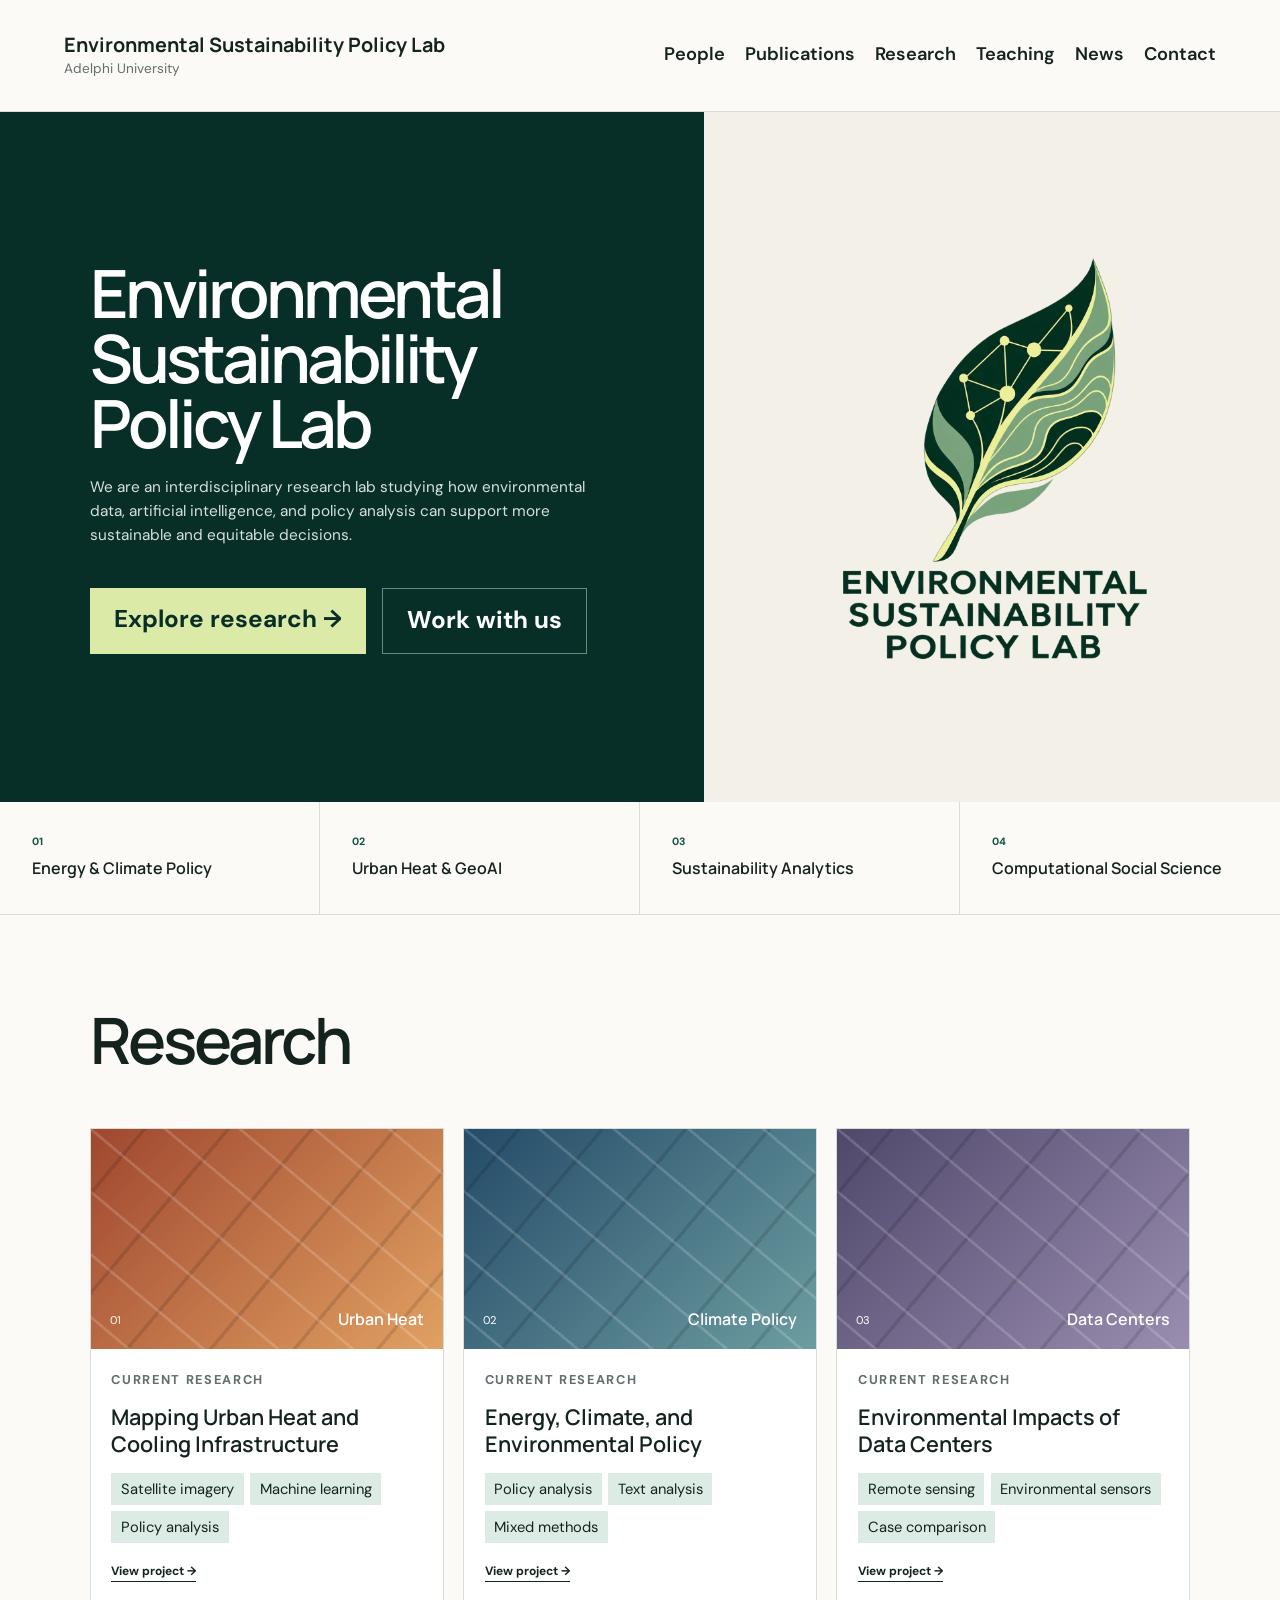
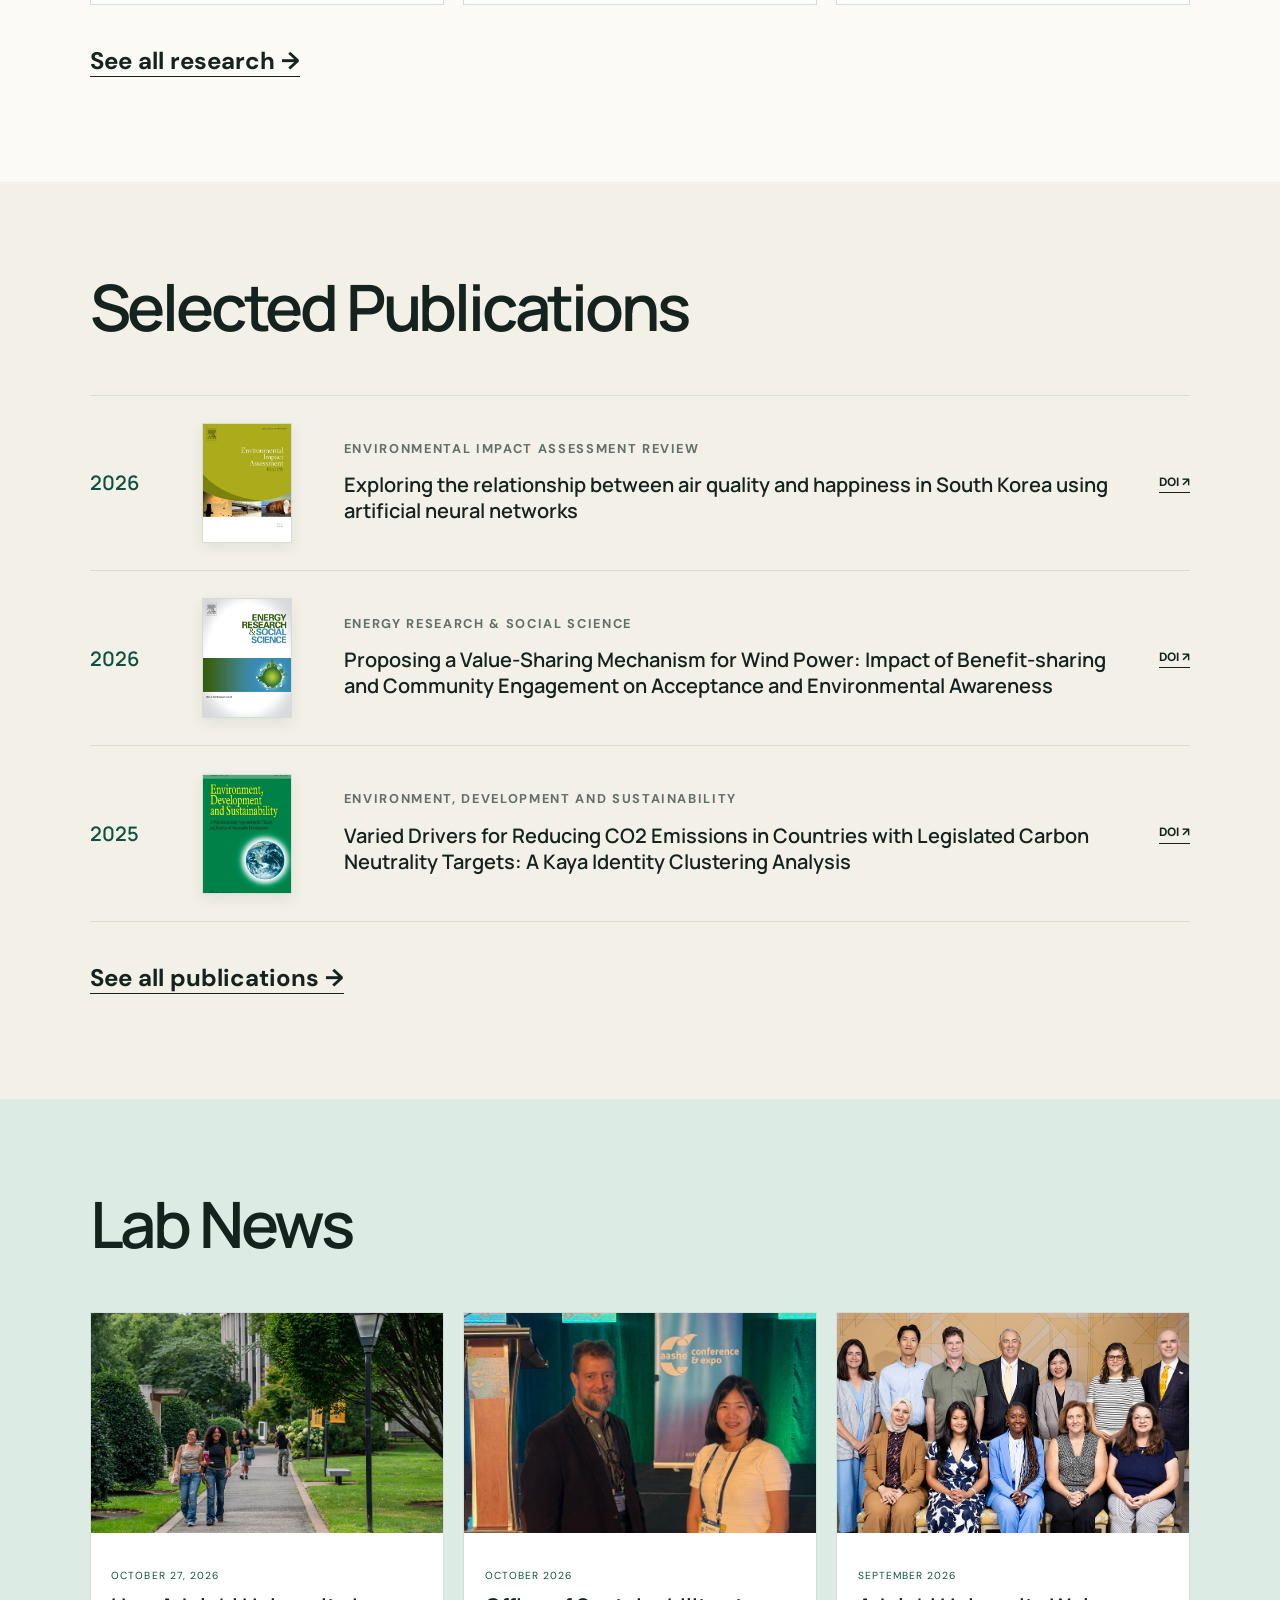
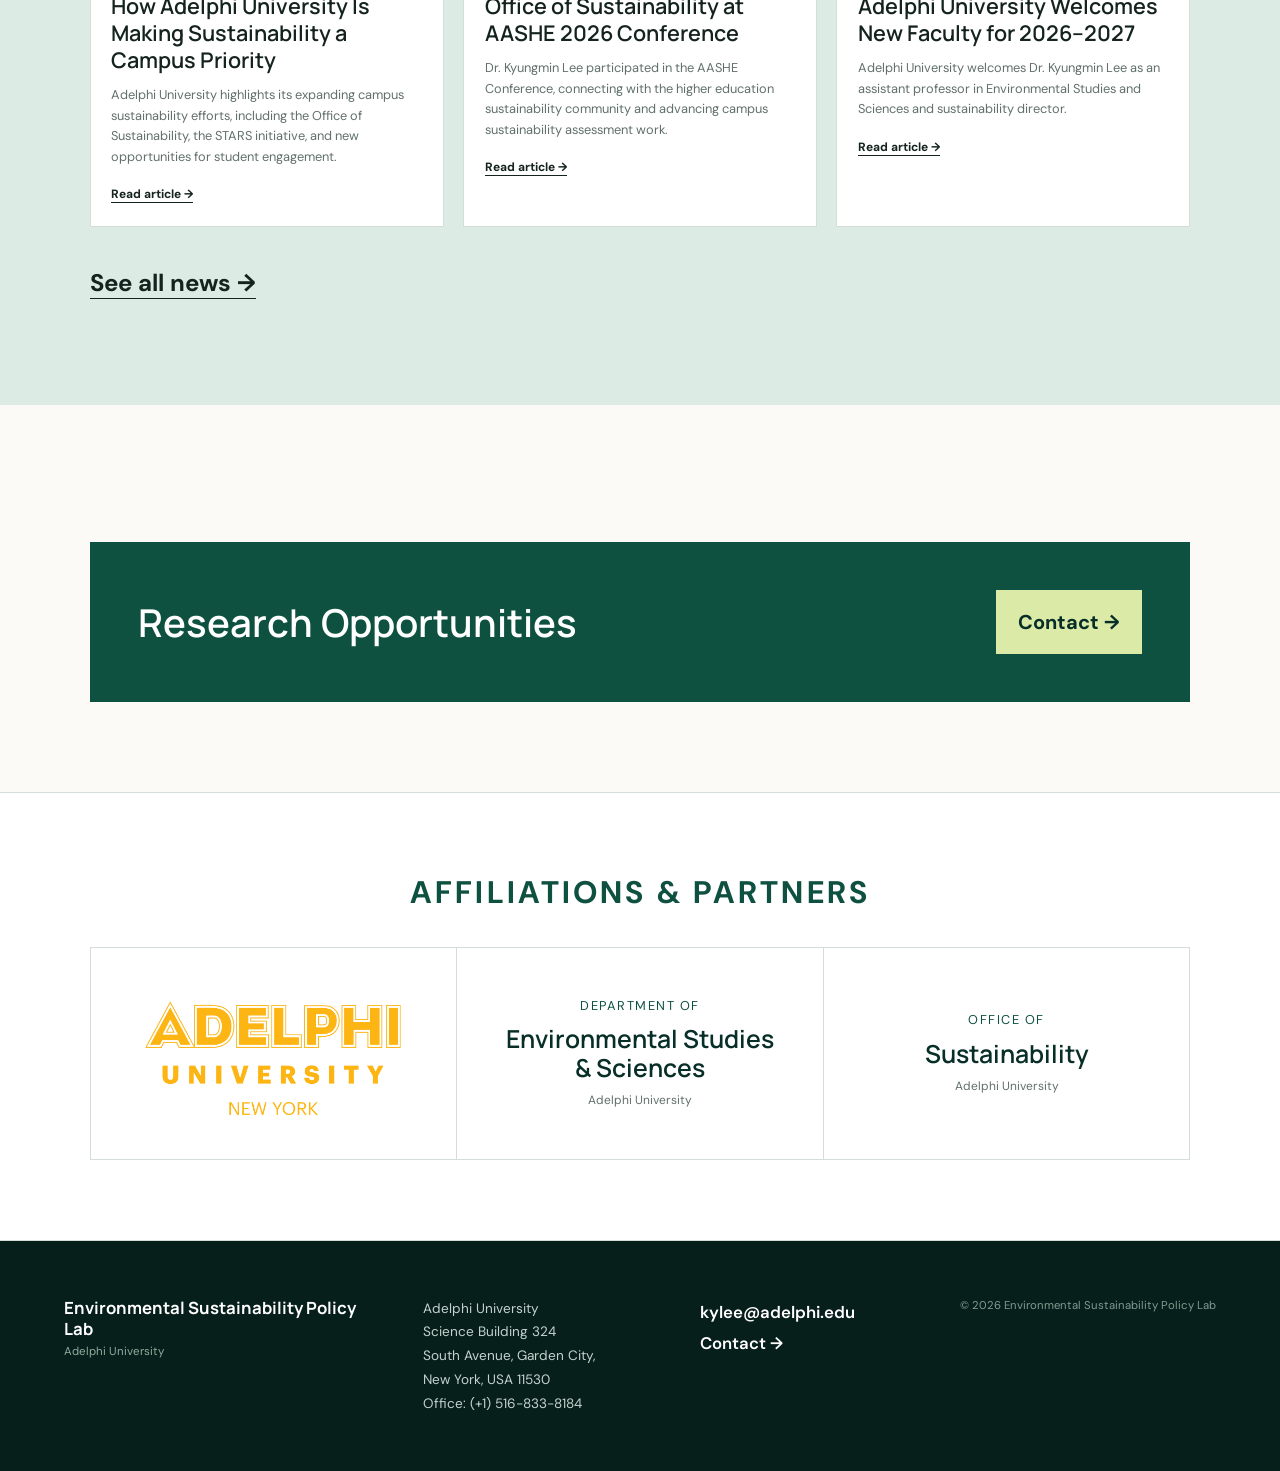
<file: index.html>
<!doctype html><html lang="en"><head><meta charset="utf-8"><meta name="viewport" content="width=device-width,initial-scale=1"><meta name="description" content="Environmental Sustainability Policy Lab at Adelphi University"><title>Environmental Sustainability Policy Lab | Adelphi University</title><link rel="preconnect" href="https://fonts.googleapis.com"><link rel="preconnect" href="https://fonts.gstatic.com" crossorigin><link href="https://fonts.googleapis.com/css2?family=DM+Sans:wght@400;500;600;700&family=Manrope:wght@500;600;700&display=swap" rel="stylesheet"><link rel="stylesheet" href="assets/css/style.css"></head><body data-page="home" data-limit="3"><a class="skip" href="#main">Skip to content</a><header class="site-header" id="site-header"></header><main id="main">
<section class="home-hero"><div class="home-copy"><h1>Environmental Sustainability Policy Lab</h1><p class="hero-intro">We are an interdisciplinary research lab studying how environmental data, artificial intelligence, and policy analysis can support more sustainable and equitable decisions.</p><div class="hero-links"><a class="button" href="research.html">Explore research →</a><a class="button ghost" href="join.html">Work with us</a></div></div><div class="home-photo logo-panel"><img src="assets/images/environmental-sustainability-policy-lab-logo.png" alt="Environmental Sustainability Policy Lab logo: a leaf combining environmental contours and data networks"></div></section>
<section class="theme-strip"><div><span>01</span><strong>Energy &amp; Climate Policy</strong></div><div><span>02</span><strong>Urban Heat &amp; GeoAI</strong></div><div><span>03</span><strong>Sustainability Analytics</strong></div><div><span>04</span><strong>Computational Social Science</strong></div></section>
<section class="section"><div class="section-head section-head-solo"><div><h2>Research</h2></div></div><div class="card-grid" id="research-grid"><p class="loading">Loading research…</p></div><p class="section-cta"><a class="text-link" href="research.html">See all research →</a></p></section>
<section class="section alt"><div class="section-head section-head-solo"><div><h2>Selected Publications</h2></div></div><div class="paper-list" id="publication-list"><p class="loading">Loading publications…</p></div><p class="section-cta"><a class="text-link" href="publications.html">See all publications →</a></p></section>
<section class="section mint"><div class="section-head section-head-solo"><div><h2>Lab News</h2></div></div><div class="card-grid" id="news-grid"><p class="loading">Loading news…</p></div><p class="section-cta"><a class="text-link" href="news.html">See all news →</a></p></section>
<section class="section"><div class="contact-panel home-contact-panel"><div><h2>Research Opportunities</h2></div><a class="button" href="join.html">Contact →</a></div></section>
<section class="affiliations"><p class="eyebrow">Affiliations &amp; Partners</p><div class="affiliation-grid"><a class="affiliation-logo" href="https://www.adelphi.edu/" target="_blank" rel="noopener"><img src="assets/images/adelphi-university-logo.png" alt="Adelphi University New York"></a><a class="affiliation-wordmark" href="https://www.adelphi.edu/arts-sciences/stem/environmental-studies-and-sciences/" target="_blank" rel="noopener"><span>Department of</span><strong>Environmental Studies<br>&amp; Sciences</strong><small>Adelphi University</small></a><a class="affiliation-wordmark" href="https://www.adelphi.edu/sustainability/" target="_blank" rel="noopener"><span>Office of</span><strong>Sustainability</strong><small>Adelphi University</small></a></div></section>
</main><footer class="site-footer" id="site-footer"></footer><script src="assets/js/main.js"></script></body></html>
</file>
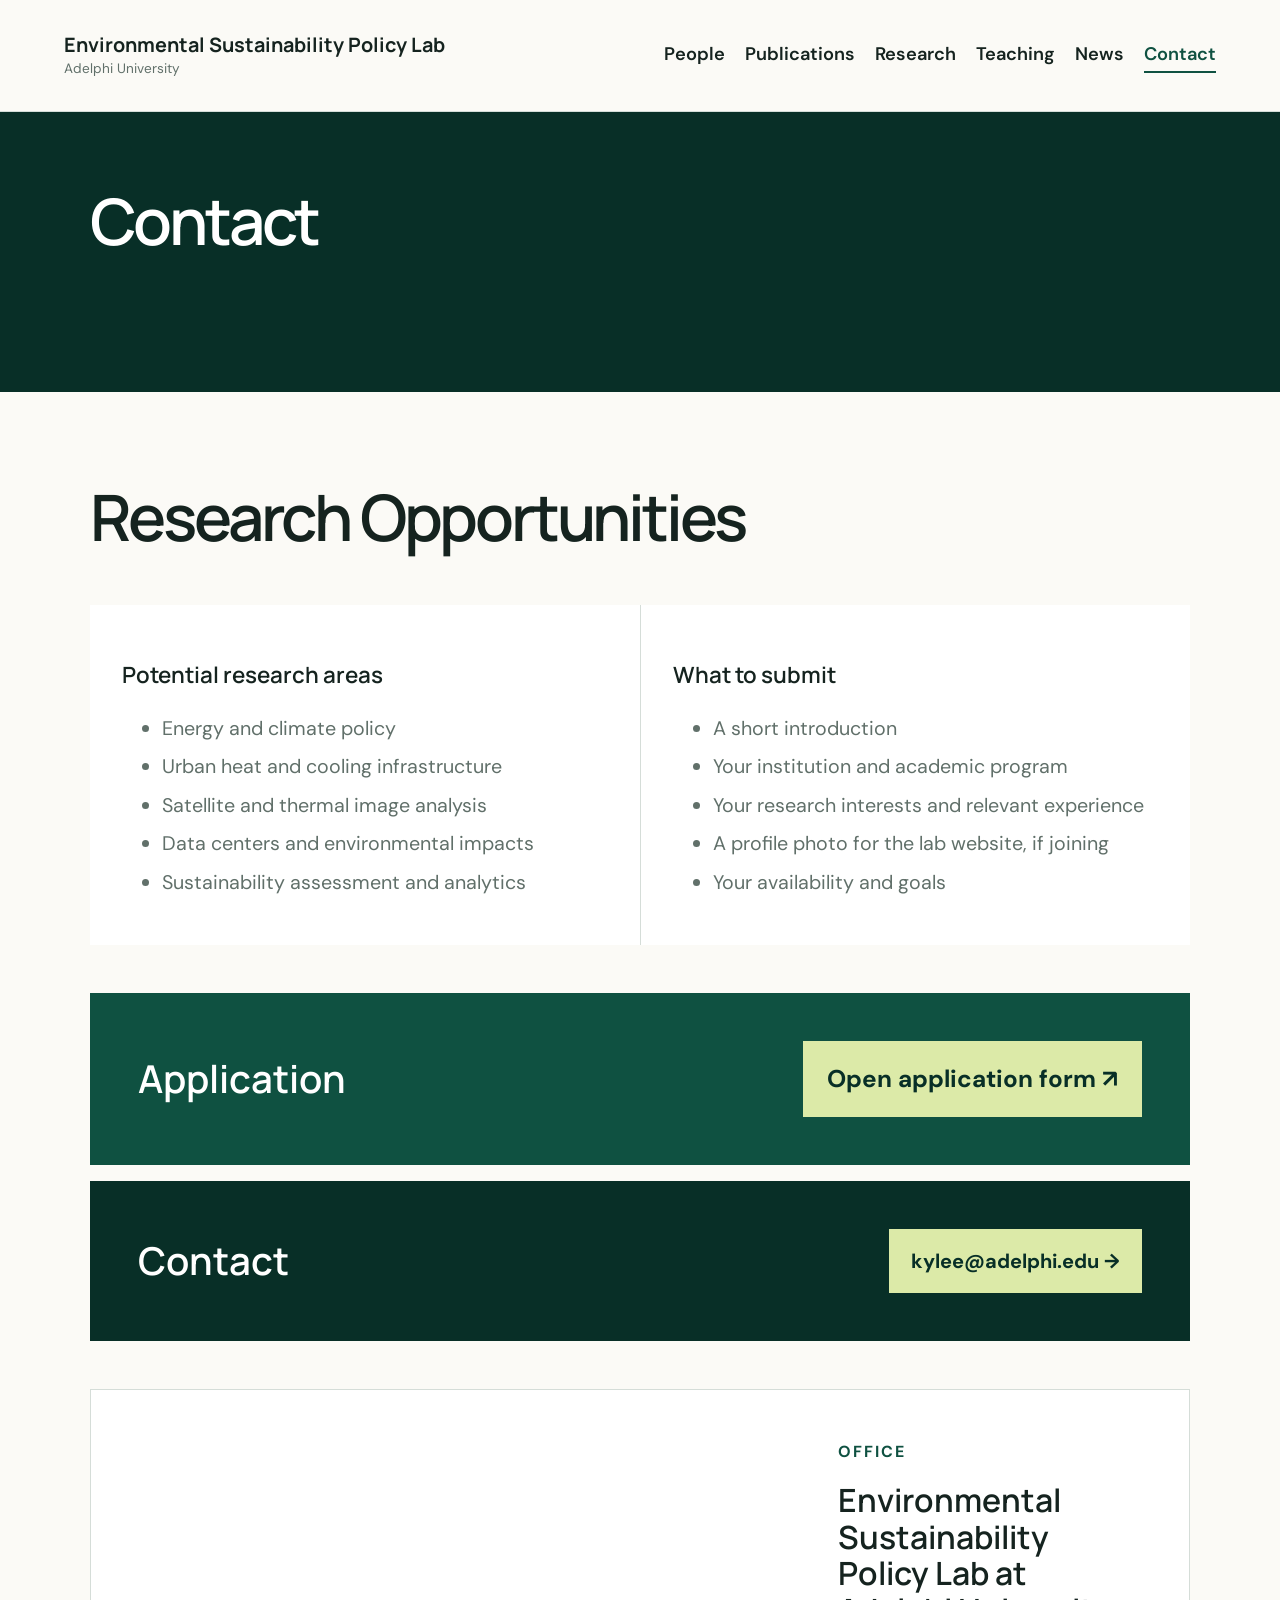
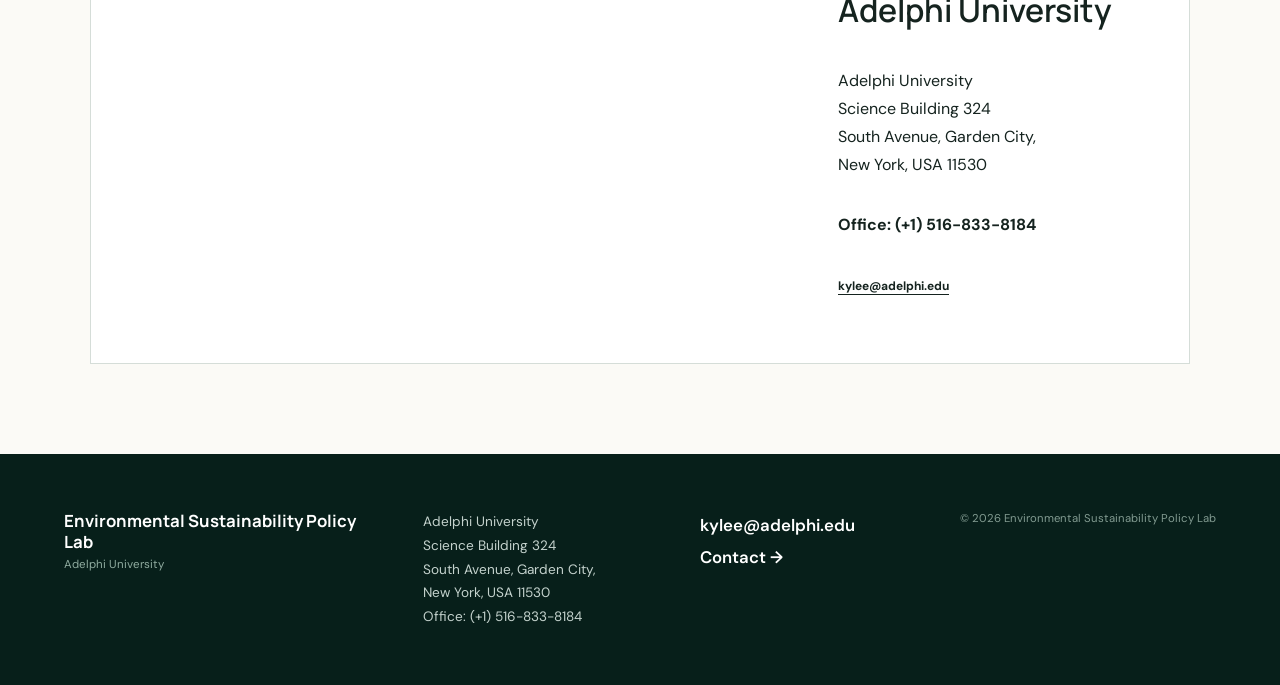
<file: join.html>
<!doctype html><html lang="en"><head><meta charset="utf-8"><meta name="viewport" content="width=device-width,initial-scale=1"><meta name="description" content="Contact the Environmental Sustainability Policy Lab"><title>Contact | Environmental Sustainability Policy Lab</title><link rel="preconnect" href="https://fonts.googleapis.com"><link rel="preconnect" href="https://fonts.gstatic.com" crossorigin><link href="https://fonts.googleapis.com/css2?family=DM+Sans:wght@400;500;600;700&family=Manrope:wght@500;600;700&display=swap" rel="stylesheet"><link rel="stylesheet" href="assets/css/style.css"></head><body data-page="join"><header class="site-header" id="site-header"></header><main><section class="page-hero page-hero-simple dark"><div><h1>Contact</h1></div></section><section class="section"><div class="section-head section-head-solo"><div><h2>Research Opportunities</h2></div></div><div class="join-grid"><article><h3>Potential research areas</h3><ul><li>Energy and climate policy</li><li>Urban heat and cooling infrastructure</li><li>Satellite and thermal image analysis</li><li>Data centers and environmental impacts</li><li>Sustainability assessment and analytics</li></ul></article><article><h3>What to submit</h3><ul><li>A short introduction</li><li>Your institution and academic program</li><li>Your research interests and relevant experience</li><li>A profile photo for the lab website, if joining</li><li>Your availability and goals</li></ul></article></div><div class="contact-actions"><div class="contact-panel application-panel"><div><h2>Application</h2></div><a class="button" href="https://forms.gle/ZgNzGyVQg53hHBE16" target="_blank" rel="noopener">Open application form ↗</a></div><div class="contact-panel email-panel"><div><h2>Contact</h2></div><a class="button" href="mailto:kylee@adelphi.edu">kylee@adelphi.edu →</a></div></div><div class="location-panel"><div class="map-wrap"><iframe title="Map to Adelphi University Science Building" src="https://www.google.com/maps?q=Adelphi+University+Science+Building,+Garden+City,+NY+11530&amp;output=embed" loading="lazy" referrerpolicy="no-referrer-when-downgrade" allowfullscreen></iframe></div><address><p class="eyebrow">Office</p><h2>Environmental Sustainability Policy Lab at Adelphi University</h2><p>Adelphi University<br>Science Building 324<br>South Avenue, Garden City,<br>New York, USA 11530</p><p><strong>Office: (+1) 516-833-8184</strong></p><p><a class="text-link" href="mailto:kylee@adelphi.edu">kylee@adelphi.edu</a></p></address></div></section></main><footer class="site-footer" id="site-footer"></footer><script src="assets/js/main.js"></script></body></html>
</file>
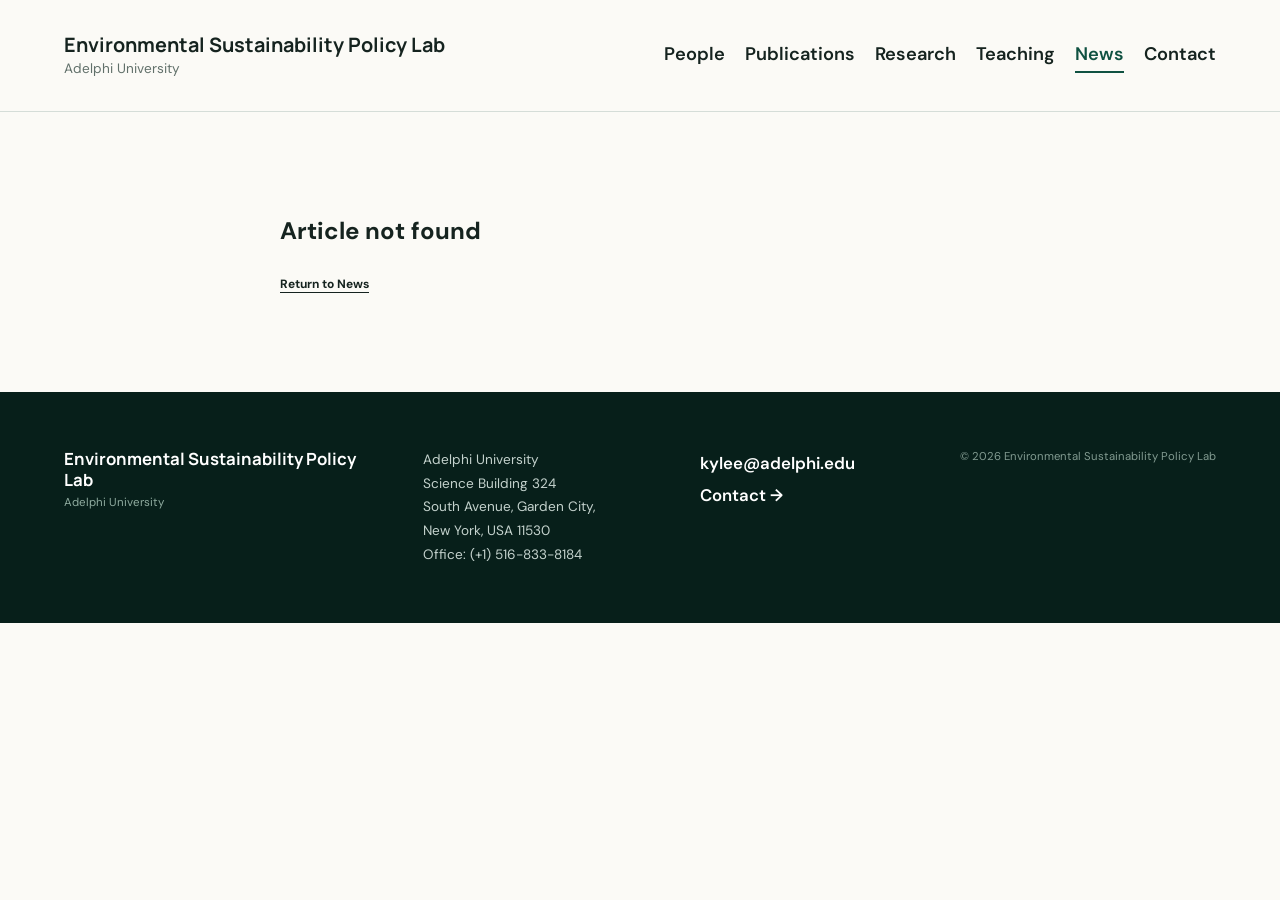
<file: news-article.html>
<!doctype html><html lang="en"><head><meta charset="utf-8"><meta name="viewport" content="width=device-width,initial-scale=1"><meta name="description" content="Environmental Sustainability Policy Lab news article"><title>News | Environmental Sustainability Policy Lab</title><link rel="preconnect" href="https://fonts.googleapis.com"><link rel="preconnect" href="https://fonts.gstatic.com" crossorigin><link href="https://fonts.googleapis.com/css2?family=DM+Sans:wght@400;500;600;700&family=Manrope:wght@500;600;700&display=swap" rel="stylesheet"><link rel="stylesheet" href="assets/css/style.css"></head><body data-page="news"><header class="site-header" id="site-header"></header><main id="news-article"><section class="article-shell"><p class="loading">Loading article…</p></section></main><footer class="site-footer" id="site-footer"></footer><script src="assets/js/main.js"></script></body></html>
</file>
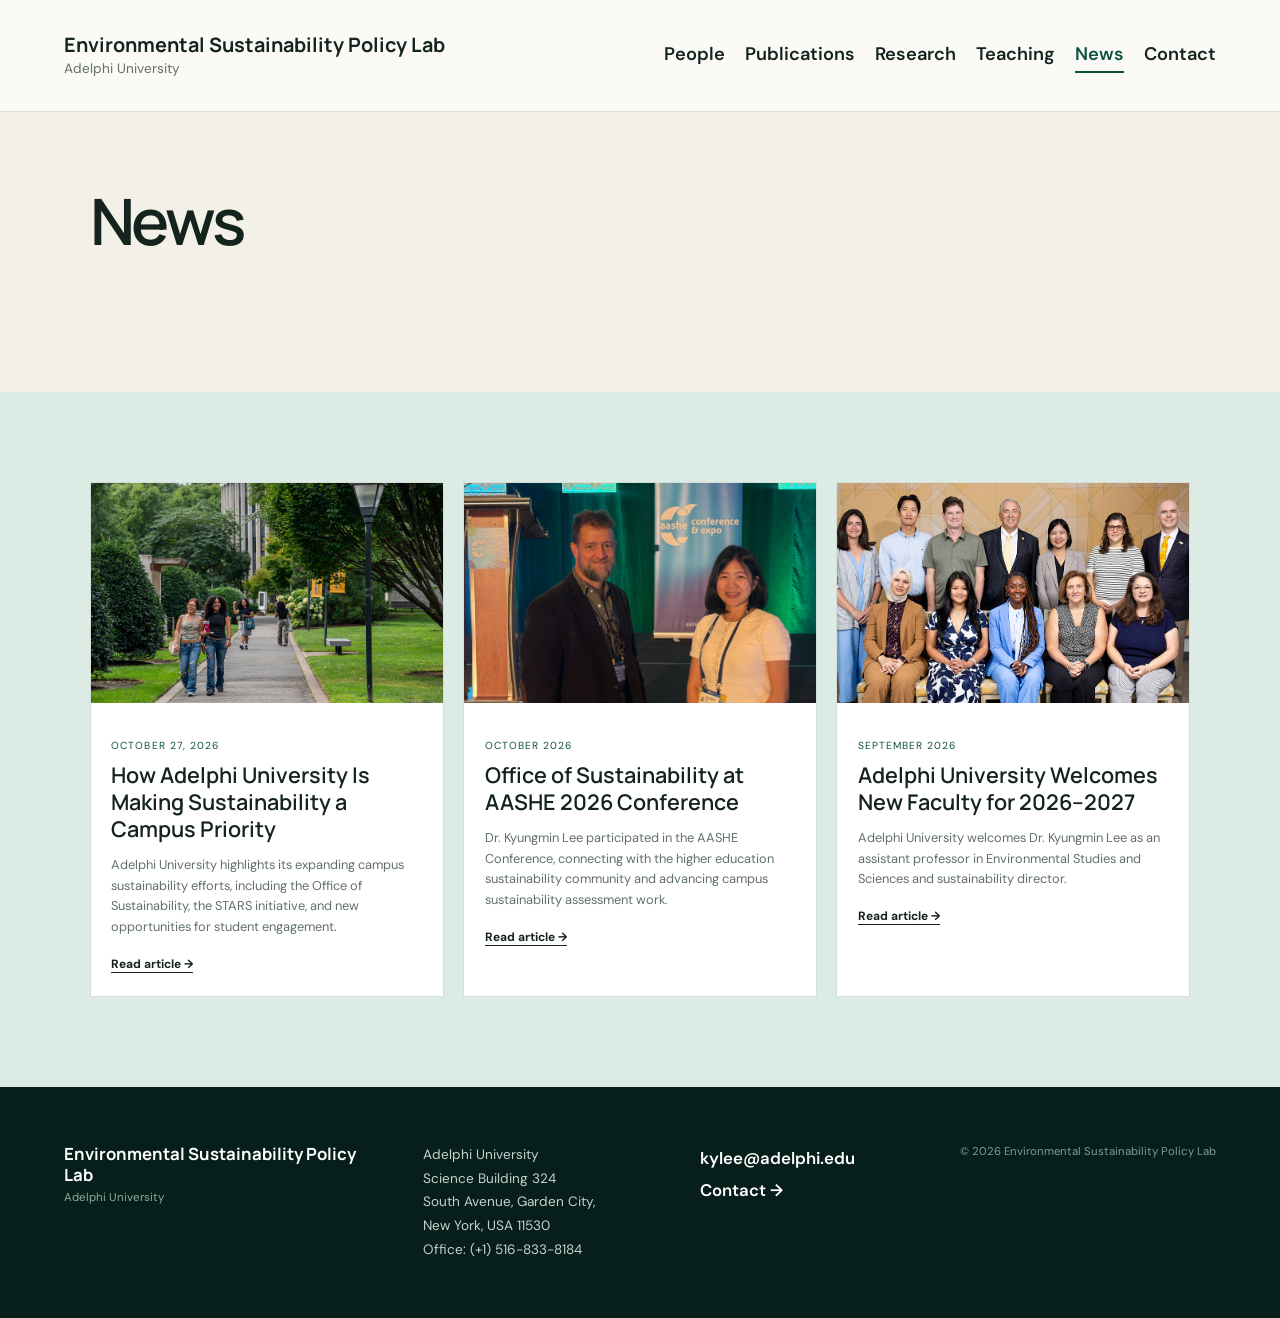
<file: news.html>
<!doctype html><html lang="en"><head><meta charset="utf-8"><meta name="viewport" content="width=device-width,initial-scale=1"><meta name="description" content="News from the Environmental Sustainability Policy Lab"><title>News | Environmental Sustainability Policy Lab</title><link rel="preconnect" href="https://fonts.googleapis.com"><link rel="preconnect" href="https://fonts.gstatic.com" crossorigin><link href="https://fonts.googleapis.com/css2?family=DM+Sans:wght@400;500;600;700&family=Manrope:wght@500;600;700&display=swap" rel="stylesheet"><link rel="stylesheet" href="assets/css/style.css"></head><body data-page="news"><header class="site-header" id="site-header"></header><main><section class="page-hero page-hero-simple"><div><h1>News</h1></div></section><section class="section mint"><div class="card-grid" id="news-grid"><p class="loading">Loading news…</p></div></section></main><footer class="site-footer" id="site-footer"></footer><script src="assets/js/main.js"></script></body></html>
</file>
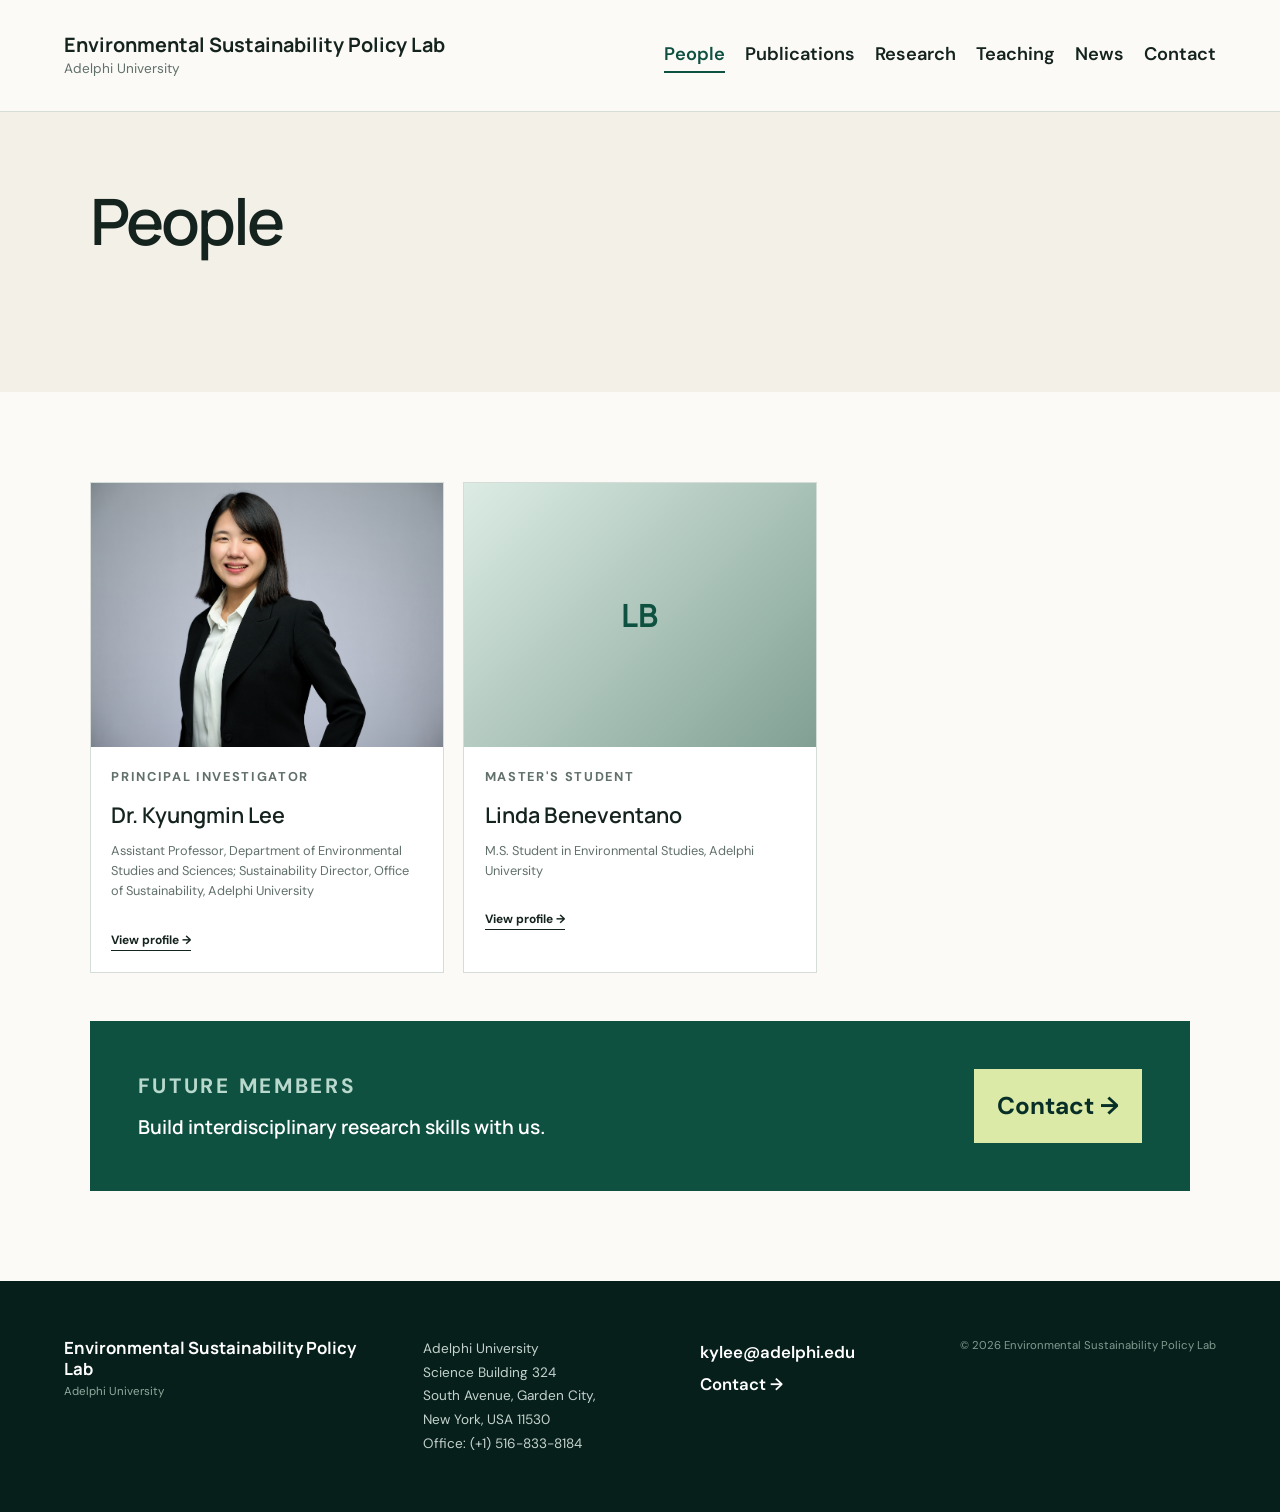
<file: people.html>
<!doctype html><html lang="en"><head><meta charset="utf-8"><meta name="viewport" content="width=device-width,initial-scale=1"><meta name="description" content="People at the Environmental Sustainability Policy Lab"><title>People | Environmental Sustainability Policy Lab</title><link rel="preconnect" href="https://fonts.googleapis.com"><link rel="preconnect" href="https://fonts.gstatic.com" crossorigin><link href="https://fonts.googleapis.com/css2?family=DM+Sans:wght@400;500;600;700&family=Manrope:wght@500;600;700&display=swap" rel="stylesheet"><link rel="stylesheet" href="assets/css/style.css"></head><body data-page="people"><header class="site-header" id="site-header"></header><main><section class="page-hero page-hero-simple"><div><h1>People</h1></div></section><section class="section"><div class="person-grid" id="member-grid"><p class="loading">Loading members…</p></div><div class="contact-panel"><div><p class="eyebrow">Future members</p><h2>Build interdisciplinary research skills with us.</h2></div><a class="button" href="join.html">Contact →</a></div></section></main><footer class="site-footer" id="site-footer"></footer><script src="assets/js/main.js"></script></body></html>
</file>
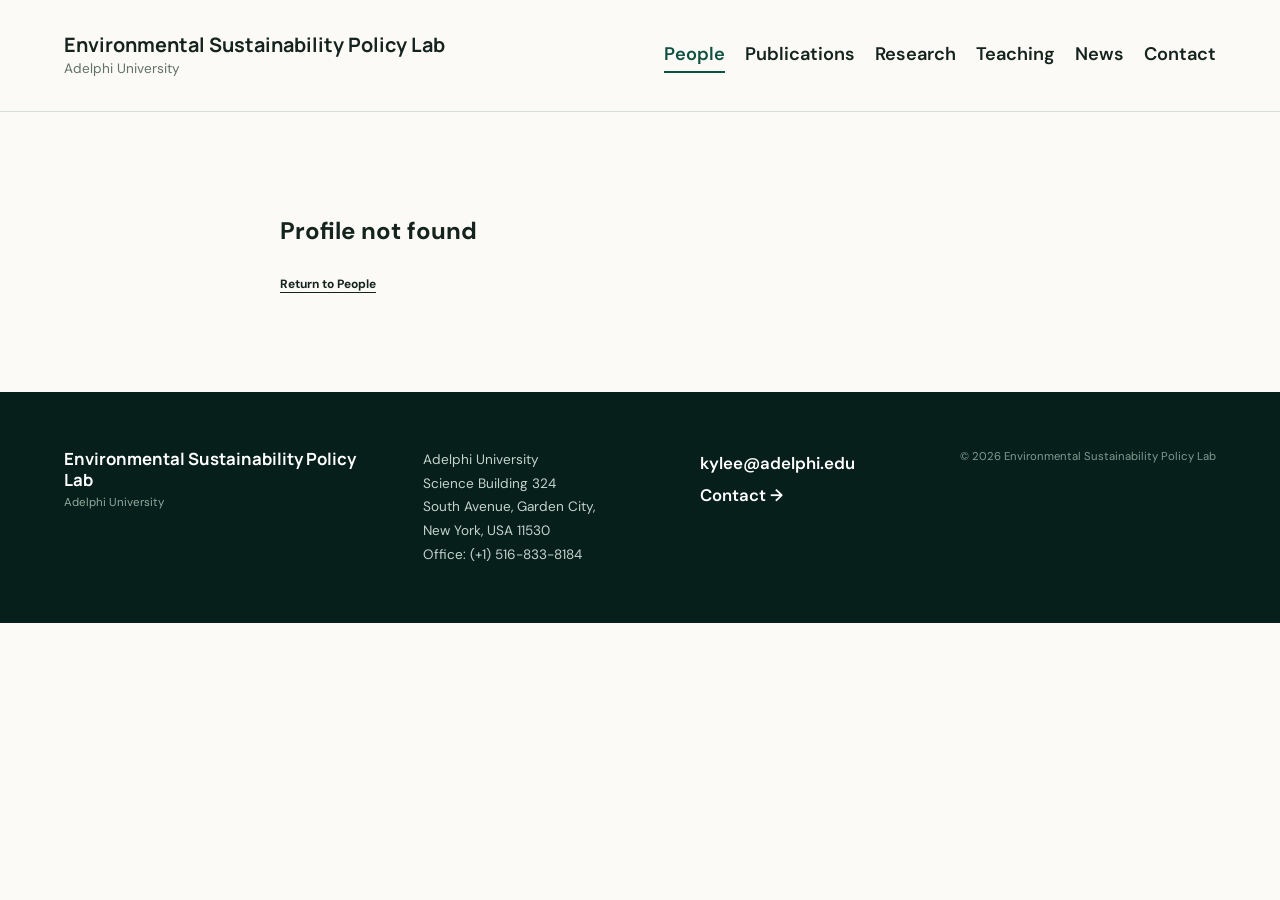
<file: person-profile.html>
<!doctype html><html lang="en"><head><meta charset="utf-8"><meta name="viewport" content="width=device-width,initial-scale=1"><meta name="description" content="Environmental Sustainability Policy Lab member profile"><title>People | Environmental Sustainability Policy Lab</title><link rel="preconnect" href="https://fonts.googleapis.com"><link rel="preconnect" href="https://fonts.gstatic.com" crossorigin><link href="https://fonts.googleapis.com/css2?family=DM+Sans:wght@400;500;600;700&family=Manrope:wght@500;600;700&display=swap" rel="stylesheet"><link rel="stylesheet" href="assets/css/style.css"></head><body data-page="people"><header class="site-header" id="site-header"></header><main id="person-profile"><section class="article-shell"><p class="loading">Loading profile…</p></section></main><footer class="site-footer" id="site-footer"></footer><script src="assets/js/main.js"></script></body></html>
</file>
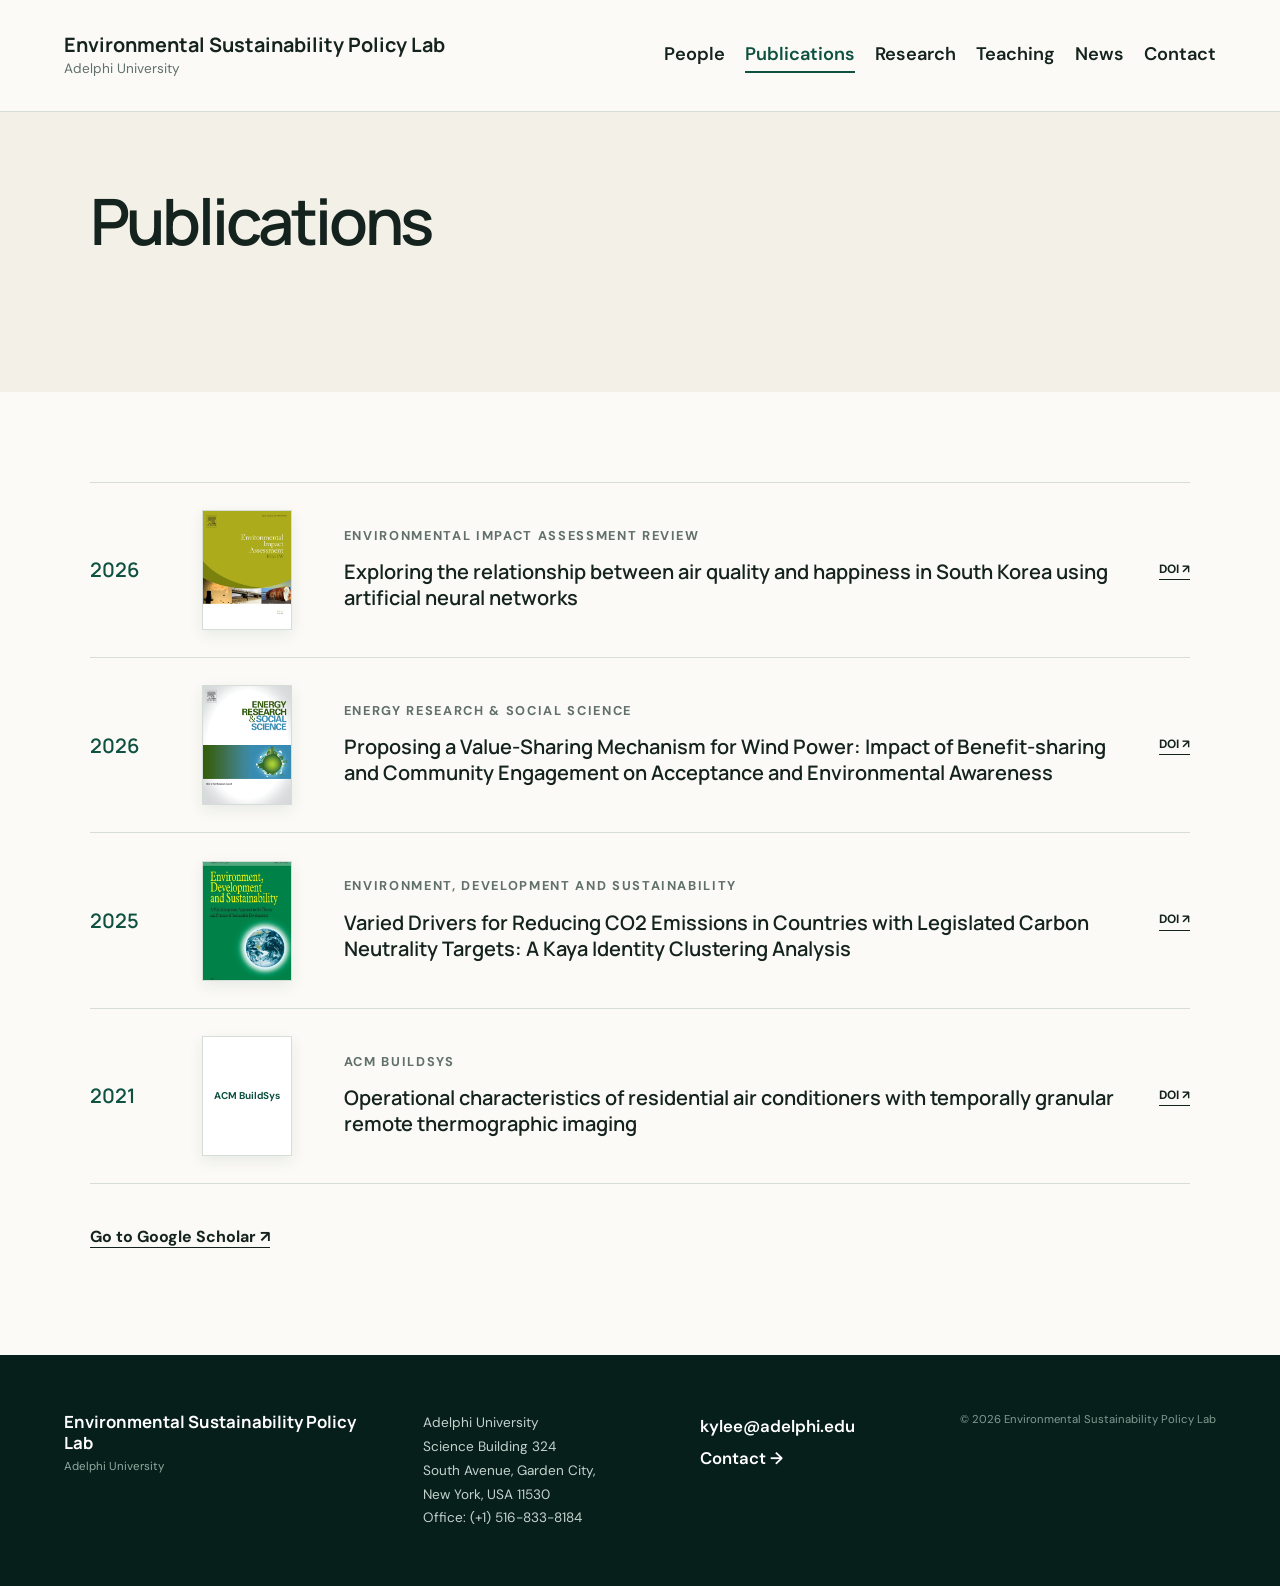
<file: publications.html>
<!doctype html><html lang="en"><head><meta charset="utf-8"><meta name="viewport" content="width=device-width,initial-scale=1"><meta name="description" content="Publications from the Environmental Sustainability Policy Lab"><title>Publications | Environmental Sustainability Policy Lab</title><link rel="preconnect" href="https://fonts.googleapis.com"><link rel="preconnect" href="https://fonts.gstatic.com" crossorigin><link href="https://fonts.googleapis.com/css2?family=DM+Sans:wght@400;500;600;700&family=Manrope:wght@500;600;700&display=swap" rel="stylesheet"><link rel="stylesheet" href="assets/css/style.css"></head><body data-page="publications"><header class="site-header" id="site-header"></header><main><section class="page-hero page-hero-simple"><div><h1>Publications</h1></div></section><section class="section"><div class="paper-list" id="publication-list"><p class="loading">Loading publications…</p></div><p class="section-cta"><a class="text-link" href="https://scholar.google.com/citations?user=06i8-GQAAAAJ&amp;hl=en" target="_blank" rel="noopener">Go to Google Scholar ↗</a></p></section></main><footer class="site-footer" id="site-footer"></footer><script src="assets/js/main.js"></script></body></html>
</file>
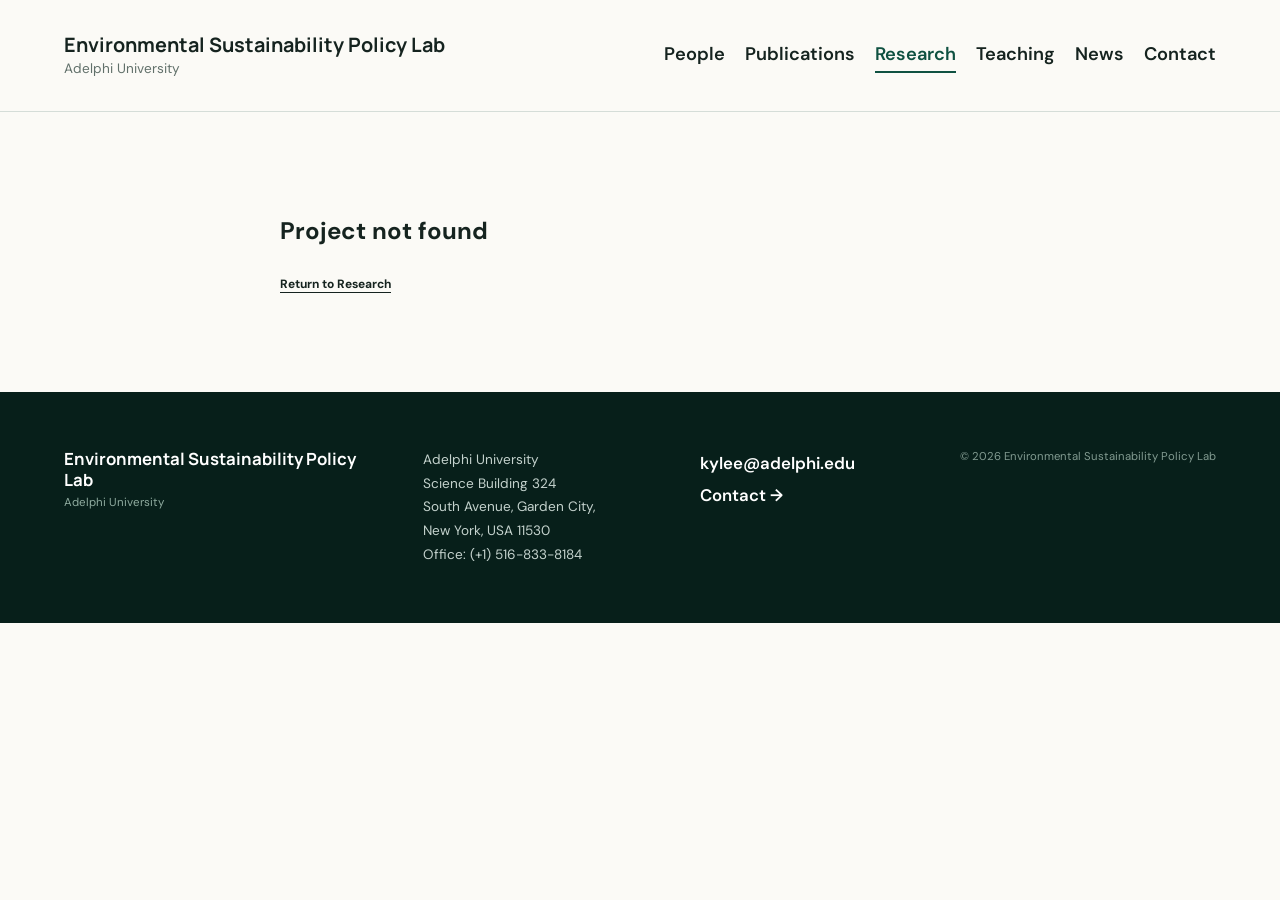
<file: research-project.html>
<!doctype html><html lang="en"><head><meta charset="utf-8"><meta name="viewport" content="width=device-width,initial-scale=1"><meta name="description" content="Environmental Sustainability Policy Lab research project"><title>Research | Environmental Sustainability Policy Lab</title><link rel="preconnect" href="https://fonts.googleapis.com"><link rel="preconnect" href="https://fonts.gstatic.com" crossorigin><link href="https://fonts.googleapis.com/css2?family=DM+Sans:wght@400;500;600;700&family=Manrope:wght@500;600;700&display=swap" rel="stylesheet"><link rel="stylesheet" href="assets/css/style.css"></head><body data-page="research"><header class="site-header" id="site-header"></header><main id="research-project"><section class="article-shell"><p class="loading">Loading project…</p></section></main><footer class="site-footer" id="site-footer"></footer><script src="assets/js/main.js"></script></body></html>
</file>
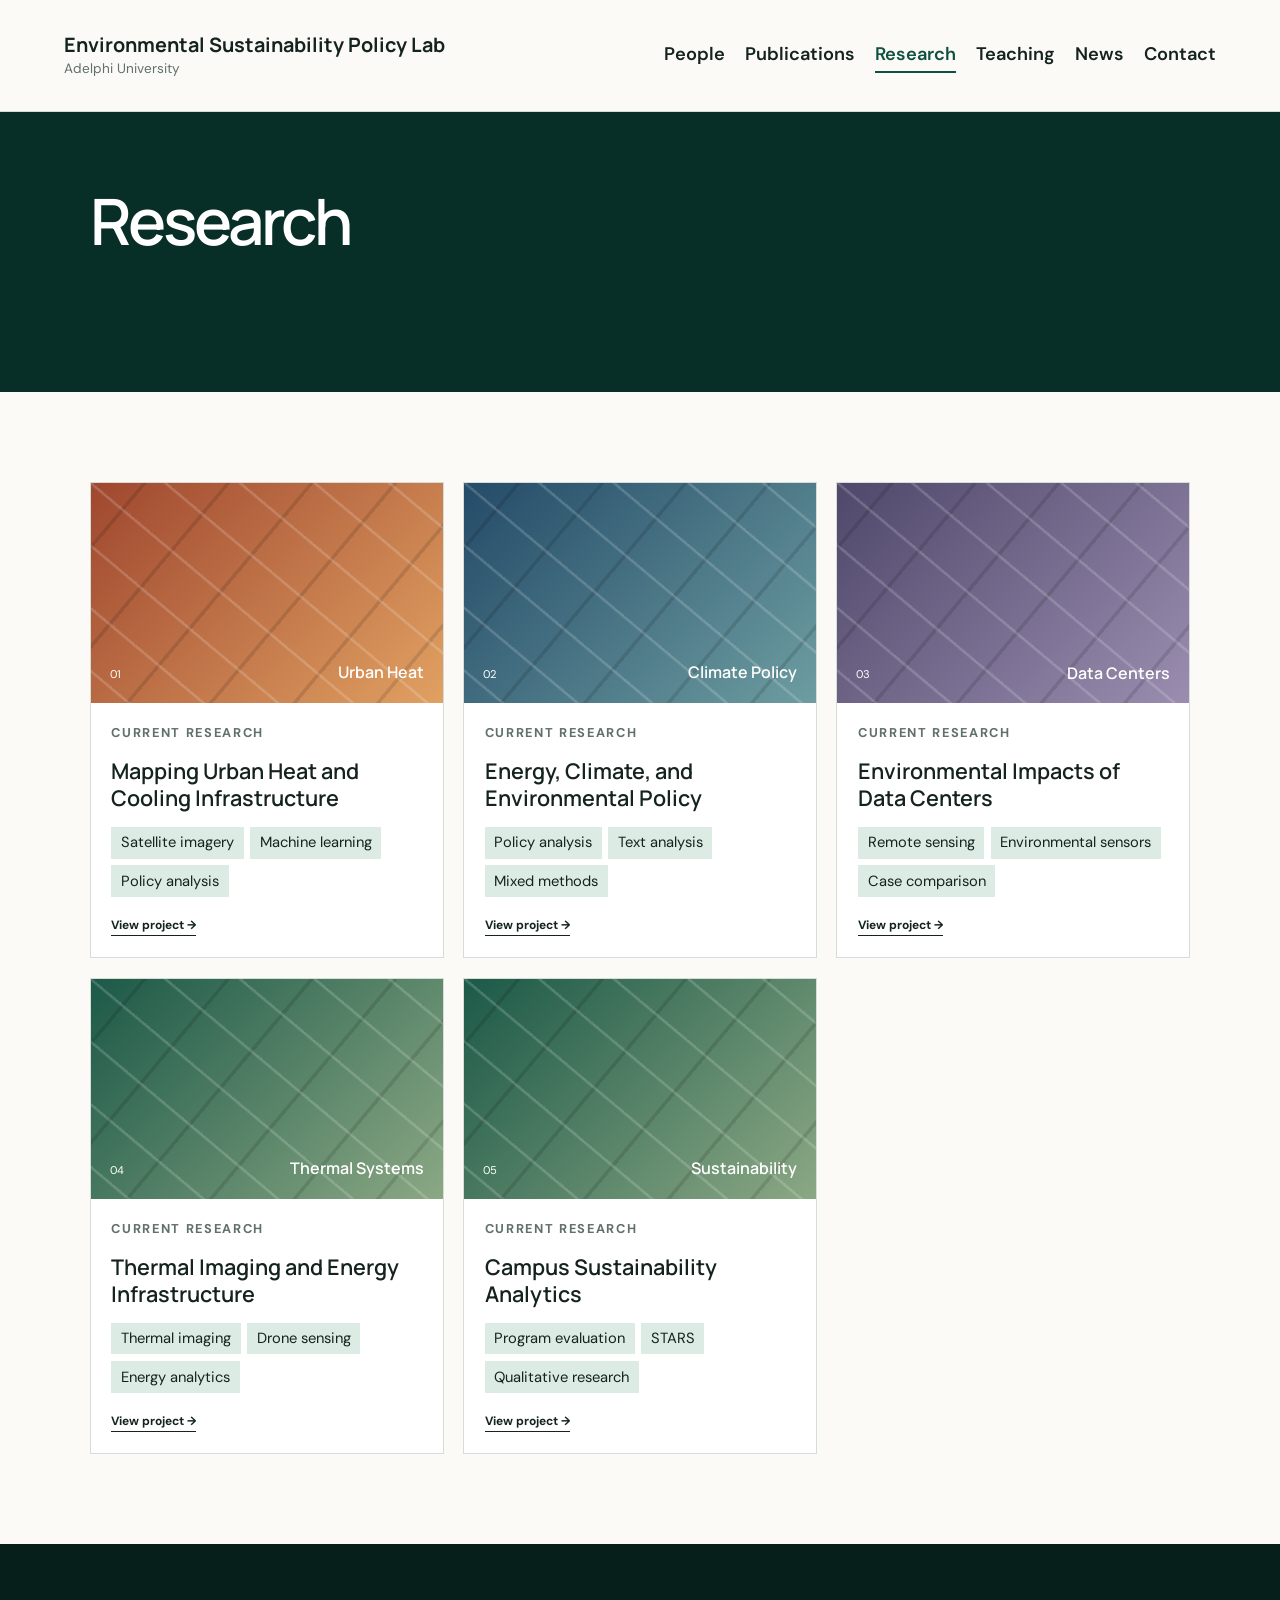
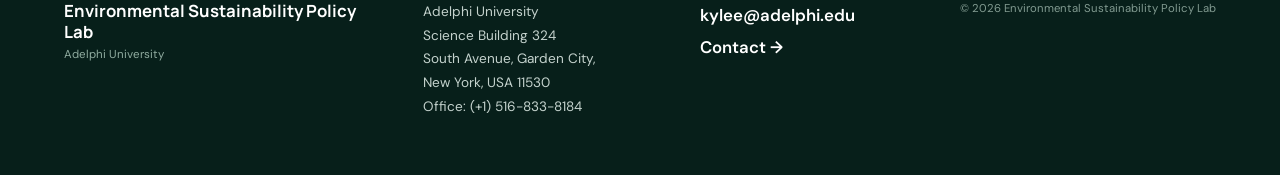
<file: research.html>
<!doctype html><html lang="en"><head><meta charset="utf-8"><meta name="viewport" content="width=device-width,initial-scale=1"><meta name="description" content="Research at the Environmental Sustainability Policy Lab"><title>Research | Environmental Sustainability Policy Lab</title><link rel="preconnect" href="https://fonts.googleapis.com"><link rel="preconnect" href="https://fonts.gstatic.com" crossorigin><link href="https://fonts.googleapis.com/css2?family=DM+Sans:wght@400;500;600;700&family=Manrope:wght@500;600;700&display=swap" rel="stylesheet"><link rel="stylesheet" href="assets/css/style.css"></head><body data-page="research"><header class="site-header" id="site-header"></header><main><section class="page-hero page-hero-simple dark"><div><h1>Research</h1></div></section><section class="section"><div class="card-grid" id="research-grid"><p class="loading">Loading research…</p></div></section></main><footer class="site-footer" id="site-footer"></footer><script src="assets/js/main.js"></script></body></html>
</file>
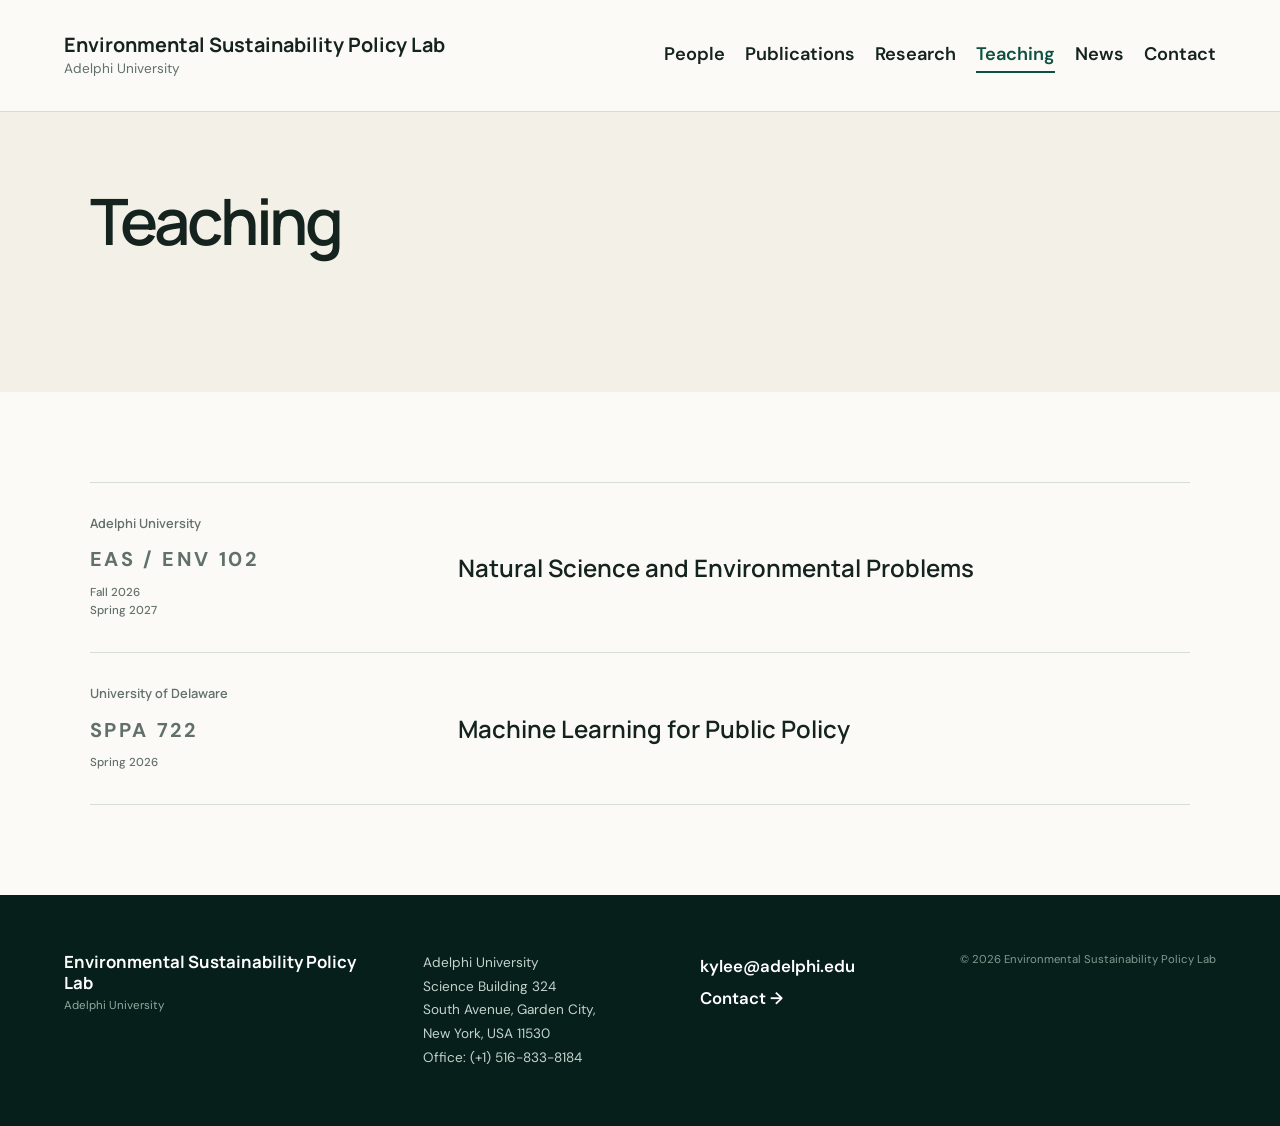
<file: teaching.html>
<!doctype html><html lang="en"><head><meta charset="utf-8"><meta name="viewport" content="width=device-width,initial-scale=1"><meta name="description" content="Teaching at the Environmental Sustainability Policy Lab"><title>Teaching | Environmental Sustainability Policy Lab</title><link rel="preconnect" href="https://fonts.googleapis.com"><link rel="preconnect" href="https://fonts.gstatic.com" crossorigin><link href="https://fonts.googleapis.com/css2?family=DM+Sans:wght@400;500;600;700&family=Manrope:wght@500;600;700&display=swap" rel="stylesheet"><link rel="stylesheet" href="assets/css/style.css"></head><body data-page="teaching"><header class="site-header" id="site-header"></header><main><section class="page-hero page-hero-simple"><div><h1>Teaching</h1></div></section><section class="section"><div class="course-list" id="course-list"><p class="loading">Loading courses…</p></div></section></main><footer class="site-footer" id="site-footer"></footer><script src="assets/js/main.js"></script></body></html>
</file>
<file: assets/css/style.css>
:root{--ink:#15231f;--muted:#61706a;--green:#0f5141;--deep:#082f27;--mint:#dcece4;--cream:#f3f0e7;--paper:#fbfaf6;--line:#d5ddd8;--lime:#dceaa8;--white:#fff;--display:Manrope,Arial,sans-serif;--sans:"DM Sans",Arial,sans-serif}*{box-sizing:border-box}html{scroll-behavior:smooth}body{margin:0;background:var(--paper);color:var(--ink);font-family:var(--sans);line-height:1.6}a{color:inherit}.skip{position:absolute;left:-9999px}.skip:focus{left:1rem;top:1rem;background:white;padding:.6rem;z-index:50}.site-header{height:82px;padding:0 5vw;display:flex;align-items:center;justify-content:space-between;border-bottom:1px solid var(--line);background:rgba(251,250,246,.97);position:sticky;top:0;z-index:20}.logo,.footer-brand{text-decoration:none;display:flex;flex-direction:column;line-height:1.15}.logo strong{font:700 1.35rem var(--display)}.logo span{font-size:.62rem;color:var(--muted);max-width:280px}.site-header nav{display:flex;gap:1.7rem}.site-header nav a{text-decoration:none;font-size:.76rem;font-weight:600;padding:.35rem 0;border-bottom:2px solid transparent}.site-header nav a:hover,.site-header nav a.active{color:var(--green);border-color:var(--green)}.menu{display:none;border:1px solid var(--line);background:none;padding:.45rem .7rem}.home-hero{min-height:690px;display:grid;grid-template-columns:1.1fr .9fr;background:var(--deep);color:white}.home-copy{padding:7vw;display:flex;flex-direction:column;justify-content:center}.eyebrow,.kicker{text-transform:uppercase;letter-spacing:.13em;font-size:.65rem;font-weight:700;color:var(--green);margin:0 0 .8rem}.home-copy .eyebrow{color:#b9d9cd}.home-copy h1{font:600 clamp(3.5rem,6vw,7.4rem)/.94 var(--display);letter-spacing:-.06em;margin:0 0 2rem}.home-copy>p:not(.eyebrow){font-size:1.1rem;color:#d4e1dc;max-width:680px}.hero-links{display:flex;gap:1rem;flex-wrap:wrap;margin-top:2rem}.button{display:inline-block;padding:.85rem 1.1rem;background:var(--lime);color:var(--deep);text-decoration:none;font-size:.76rem;font-weight:700}.button.ghost{background:transparent;color:white;border:1px solid #668c80}.home-photo{min-height:690px;position:relative;overflow:hidden}.home-photo img{width:100%;height:100%;object-fit:cover;object-position:center}.home-photo:after{content:"Dr. Kyungmin Lee · Principal Investigator";position:absolute;left:1.5rem;bottom:1.5rem;background:rgba(8,47,39,.9);padding:.6rem .8rem;font-size:.67rem;letter-spacing:.08em;text-transform:uppercase}.theme-strip{display:grid;grid-template-columns:repeat(4,1fr);border-bottom:1px solid var(--line)}.theme-strip div{padding:2rem 2.5vw;border-right:1px solid var(--line)}.theme-strip div:last-child{border:0}.theme-strip span{display:block;color:var(--green);font-size:.66rem;font-weight:700}.theme-strip strong{font:600 1rem var(--display)}.section{padding:7vw}.section.alt{background:var(--cream)}.section.mint{background:var(--mint)}.section-head{display:grid;grid-template-columns:1.2fr .8fr;gap:8vw;align-items:end;margin-bottom:3.5rem}.section-head h2,.page-hero h1{font:600 clamp(2.8rem,5vw,5.7rem)/1 var(--display);letter-spacing:-.05em;margin:.2rem 0}.section-head>p{color:var(--muted);margin:0}.text-link,.arrow-link{font-size:.75rem;font-weight:700;text-decoration:none;border-bottom:1px solid currentColor}.section-cta{margin-top:2.5rem}.card-grid{display:grid;grid-template-columns:repeat(3,1fr);gap:1.2rem}.research-card,.news-card,.person-card{background:white;border:1px solid var(--line);overflow:hidden}.research-art{aspect-ratio:16/10;padding:1.2rem;position:relative;display:flex;align-items:flex-end;justify-content:space-between;color:white;overflow:hidden}.research-art:before{content:"";position:absolute;inset:-20%;background:repeating-linear-gradient(35deg,transparent 0 45px,rgba(255,255,255,.18) 46px 48px),repeating-linear-gradient(125deg,transparent 0 60px,rgba(0,0,0,.12) 61px 64px);transform:rotate(5deg)}.research-art span,.research-art b{position:relative}.research-art span{font-size:.7rem}.research-art b{font:600 1rem var(--display)}.art-blue{background:linear-gradient(135deg,#244b68,#6d9da1)}.art-orange{background:linear-gradient(135deg,#9f472f,#e1a162)}.art-green{background:linear-gradient(135deg,#1c5948,#8ba884)}.art-purple{background:linear-gradient(135deg,#4f486a,#9a8db0)}.card-body{padding:1.3rem}.card-body h3,.person-body h3{font:600 1.35rem/1.25 var(--display);margin:.3rem 0 .7rem}.card-body p,.person-body p,.paper-row p,.course-row p{font-size:.8rem;color:var(--muted)}.tags{display:flex;gap:.4rem;flex-wrap:wrap;margin-top:1rem}.tags span{font-size:.62rem;background:var(--mint);padding:.25rem .45rem}.news-card img,.news-placeholder{width:100%;aspect-ratio:16/10;object-fit:cover}.news-placeholder{display:grid;place-items:center;background:linear-gradient(135deg,var(--deep),#588679);color:var(--lime);font:700 1.4rem var(--display)}.news-card time{font-size:.64rem;letter-spacing:.1em;color:var(--green)}.paper-list{border-bottom:1px solid var(--line)}.paper-row{display:grid;grid-template-columns:100px 1fr auto;gap:2rem;align-items:start;padding:1.7rem 0;border-top:1px solid var(--line)}.paper-year{font:600 1.25rem var(--display);color:var(--green)}.paper-row h3{font:600 1.25rem/1.3 var(--display);margin:.2rem 0}.paper-row .arrow-link{white-space:nowrap}.page-hero{padding:7vw;min-height:400px;display:grid;grid-template-columns:1.2fr .8fr;gap:8vw;align-items:end;background:var(--cream)}.page-hero p{color:var(--muted);max-width:650px}.page-hero.dark{background:var(--deep);color:white}.page-hero.dark .eyebrow{color:#b9d9cd}.page-hero.dark p{color:#d1ded9}.person-grid{display:grid;grid-template-columns:repeat(3,1fr);gap:1.2rem}.person-photo{aspect-ratio:4/3;background:linear-gradient(135deg,var(--mint),#81a093);display:grid;place-items:center;color:var(--green);font:700 2rem var(--display);overflow:hidden}.person-photo img{width:100%;height:100%;object-fit:cover}.person-body{padding:1.3rem}.person-body .small{font-size:.73rem;border-top:1px solid var(--line);padding-top:.8rem}.course-list{border-bottom:1px solid var(--line)}.course-row{display:grid;grid-template-columns:230px 1fr;gap:3rem;padding:2rem 0;border-top:1px solid var(--line)}.course-row>div:first-child>span{font-size:.72rem;color:var(--muted)}.course-row h3{font:600 1.5rem var(--display);margin:.2rem 0}.join-grid{display:grid;grid-template-columns:1fr 1fr;gap:1px;background:var(--line);margin-top:3rem}.join-grid article{padding:2rem;background:white}.join-grid h3{font:600 1.4rem var(--display)}.join-grid li{font-size:.82rem;margin:.5rem 0;color:var(--muted)}.contact-panel{background:var(--green);color:white;padding:3rem;margin-top:3rem;display:flex;justify-content:space-between;gap:2rem;align-items:center}.contact-panel h2{font:600 clamp(2rem,3vw,3.5rem) var(--display);margin:.2rem 0}.contact-panel .eyebrow{color:#b9d9cd}.contact-panel .button{white-space:nowrap}.site-footer{background:#071f1a;color:#c4d2cd;padding:3rem 5vw;display:grid;grid-template-columns:1.5fr 1fr 1fr auto;gap:2rem;font-size:.72rem}.site-footer a{text-decoration:none}.footer-brand strong{font:700 1.1rem var(--display);color:white}.footer-brand span{color:#8fab9f}.site-footer small{color:#829b91}.loading{font-size:.8rem;color:var(--muted)}
@media(max-width:900px){.menu{display:block}.site-header nav{display:none;position:absolute;left:0;right:0;top:82px;background:var(--paper);padding:1.5rem 5vw;flex-direction:column;border-bottom:1px solid var(--line)}.site-header nav.open{display:flex}.home-hero{grid-template-columns:1fr}.home-photo{min-height:520px;order:-1}.theme-strip{grid-template-columns:1fr 1fr}.theme-strip div:nth-child(2){border-right:0}.section-head,.page-hero{grid-template-columns:1fr;gap:1rem}.card-grid,.person-grid{grid-template-columns:1fr 1fr}.paper-row{grid-template-columns:80px 1fr}.paper-row .arrow-link{grid-column:2}.site-footer{grid-template-columns:1fr 1fr}}
@media(max-width:580px){.logo span{display:none}.home-copy,.section,.page-hero{padding:4.5rem 6vw}.home-copy h1{font-size:3.2rem}.home-photo{min-height:430px}.theme-strip{grid-template-columns:1fr}.theme-strip div{border-right:0;border-bottom:1px solid var(--line);padding:1.3rem 6vw}.card-grid,.person-grid{grid-template-columns:1fr}.paper-row,.course-row{grid-template-columns:1fr;gap:.4rem}.paper-row .arrow-link{grid-column:1}.join-grid{grid-template-columns:1fr}.contact-panel{align-items:flex-start;flex-direction:column}.site-footer{grid-template-columns:1fr}}
.home-photo.logo-panel{background:var(--cream);display:grid;place-items:center;padding:5vw}.home-photo.logo-panel img{width:min(92%,620px);height:auto;max-height:80%;object-fit:contain}.home-photo.logo-panel:after{display:none}

/* Refined homepage and footer typography */
.logo span{font-size:.68rem;max-width:330px}
.home-copy .hero-university{font:600 clamp(1.75rem,3vw,3.7rem)/1 var(--display);letter-spacing:-.035em;text-transform:none;margin-bottom:1.5rem}
.home-copy>p:not(.eyebrow){font-size:2.2rem;line-height:1.35;max-width:850px}
.hero-links{margin-top:2.5rem}
.home-copy .button{padding:1.15rem 1.5rem;font-size:1.52rem;line-height:1.15}
.section-head.section-head-solo{display:block}
.site-footer{padding:3.5rem 5vw;grid-template-columns:minmax(240px,1.35fr) minmax(220px,1fr) minmax(220px,.8fr) auto;gap:2.5rem;font-size:.85rem}
.footer-brand strong{font-size:1.35rem}
.footer-brand span{font-size:.82rem;line-height:1.45;max-width:360px;margin-top:.4rem}
.footer-address{margin:0;line-height:1.75}
.footer-contact{margin:0;font-size:1.05rem;line-height:1.9;font-weight:600;color:white}
@media(max-width:900px){.site-footer{grid-template-columns:1fr 1fr}.home-copy>p:not(.eyebrow){font-size:1.7rem}.home-copy .button{font-size:1.15rem}}
@media(max-width:580px){.home-copy .hero-university{font-size:1.6rem}.home-copy>p:not(.eyebrow){font-size:1.35rem}.home-copy .button{font-size:1rem;padding:1rem 1.2rem}.site-footer{grid-template-columns:1fr}}

/* Simplified internal pages, profiles, courses, and article pages */
.page-hero.page-hero-simple{min-height:280px;display:block;padding-top:6vw;padding-bottom:6vw}
.page-hero.page-hero-simple h1{margin:0}
.profile-links{display:flex;flex-wrap:wrap;gap:.55rem;margin-top:1rem;padding-top:1rem;border-top:1px solid var(--line)}
.profile-links a{font-size:.72rem;font-weight:700;text-decoration:none;border-bottom:1px solid currentColor;color:var(--green)}
.course-institution{font:600 1rem var(--display);margin:0 0 .45rem;color:var(--ink)}
.course-term{display:block}
.join-grid li{font-size:1.23rem;line-height:1.55}
.application-panel .button{font-size:1.52rem;padding:1.15rem 1.5rem}
.card-title-link{color:inherit;text-decoration:none}
.card-title-link:hover{text-decoration:underline}
a.news-placeholder{text-decoration:none}
.article-hero{background:var(--deep);color:white;padding:7vw max(7vw,calc((100vw - 1080px)/2));}
.article-hero time{display:block;color:#b9d9cd;font-size:.75rem;font-weight:700;letter-spacing:.12em;margin:2.5rem 0 1rem}
.article-hero h1{font:600 clamp(2.7rem,5vw,5.8rem)/1 var(--display);letter-spacing:-.05em;max-width:1000px;margin:0 0 1.5rem}
.article-hero p{font-size:1.15rem;color:#d1ded9;max-width:780px}
.article-back{font-size:.8rem;font-weight:700;color:white;text-decoration:none;border-bottom:1px solid currentColor}
.article-content,.article-shell{max-width:900px;margin:0 auto;padding:5rem 7vw}
.article-content>p{font-size:1.1rem;line-height:1.85;margin:0 0 1.5rem}
.article-gallery{display:grid;gap:1.5rem;margin-top:3rem}
.article-gallery figure{margin:0}
.article-gallery img{display:block;width:100%;height:auto}
@media(max-width:580px){.page-hero.page-hero-simple{min-height:220px;padding-top:4rem;padding-bottom:4rem}.join-grid li{font-size:1rem}.application-panel .button{font-size:1.05rem}.article-content,.article-shell{padding:3rem 6vw}}

/* Refined home hierarchy */
.home-copy .hero-full-name{font:600 1.15rem/1.4 var(--display);color:#b9d9cd;letter-spacing:.02em;margin:-.8rem 0 1.6rem;max-width:700px}
.home-copy .hero-intro{font-size:1.1rem;line-height:1.55;max-width:680px;margin:0}
.home-contact-panel .button{font-size:1.25rem;padding:1rem 1.4rem}

/* Publication covers */
.paper-row{grid-template-columns:80px 110px minmax(0,1fr) auto;align-items:center}
.journal-cover{width:90px;height:120px;object-fit:cover;border:1px solid var(--line);background:white;box-shadow:0 5px 14px rgba(8,47,39,.08)}
.journal-cover-placeholder{display:flex;align-items:center;justify-content:center;padding:.65rem;text-align:center;font-size:.62rem;font-weight:700;line-height:1.25;color:var(--green)}

/* Research project links and details */
.research-card-link{display:block;color:inherit;text-decoration:none;height:100%}
.research-card-link .arrow-link{display:inline-block;margin-top:1.2rem}
.research-card-link:hover h3{text-decoration:underline}
.detail-status{margin:2.5rem 0 1rem;color:#b9d9cd;font-size:.75rem;font-weight:700;letter-spacing:.12em;text-transform:uppercase}
.detail-tags{display:flex;flex-wrap:wrap;gap:.6rem;margin-top:1.7rem}
.detail-tags span{background:rgba(220,234,168,.16);border:1px solid rgba(220,234,168,.45);color:var(--lime);padding:.4rem .65rem;font-size:.72rem}
.article-lead{font:600 1.5rem/1.55 var(--display);color:var(--green)}

/* Teaching and contact */
.course-row{grid-template-columns:320px 1fr;align-items:center}
.course-institution{font-size:1.45rem;line-height:1.25;margin-bottom:.8rem}
.course-row .kicker{font-size:1rem;margin-bottom:.55rem}
.course-term{font-size:1rem;line-height:1.55;color:var(--muted)}
.contact-actions{display:grid;gap:1rem;margin-top:3rem}
.contact-actions .contact-panel{margin-top:0}
.email-panel{background:var(--deep)}
.email-panel .button{font-size:1.25rem;padding:1rem 1.4rem}
.location-panel{display:grid;grid-template-columns:1.4fr .8fr;margin-top:3rem;border:1px solid var(--line);background:white}
.map-wrap{min-height:460px}
.map-wrap iframe{display:block;width:100%;height:100%;min-height:460px;border:0}
.location-panel address{font-style:normal;padding:3rem;display:flex;flex-direction:column;justify-content:center}
.location-panel address h2{font:600 2rem/1.15 var(--display);margin:.2rem 0 1.4rem}
.location-panel address p{font-size:1rem;line-height:1.75}
.footer-brand span{font-size:1rem;line-height:1.5}
.news-card img.fit-contain{object-fit:contain;background:var(--cream);padding:1rem}
.news-card img.fit-cover{object-fit:cover}
@media(max-width:900px){.paper-row{grid-template-columns:70px 90px 1fr}.paper-row .arrow-link{grid-column:3}.journal-cover{width:78px;height:105px}.course-row{grid-template-columns:240px 1fr}.location-panel{grid-template-columns:1fr}.map-wrap,.map-wrap iframe{min-height:380px}}
@media(max-width:580px){.home-copy .hero-full-name{font-size:1rem;margin-top:-.4rem}.home-copy .hero-intro{font-size:1.05rem}.paper-row{grid-template-columns:65px 1fr;gap:1rem}.journal-cover{grid-column:1;width:60px;height:82px}.paper-row>div:nth-of-type(2){grid-column:2;grid-row:1 / span 2}.paper-row .arrow-link{grid-column:2}.course-row{grid-template-columns:1fr}.course-institution{font-size:1.25rem}.location-panel address{padding:2rem}.footer-brand span{font-size:.9rem}}

/* Final typography and member profile refinements */
.home-copy h1{margin-bottom:1.3rem}
.home-copy .hero-full-name{font:600 clamp(1.55rem,2.4vw,2.65rem)/1.08 var(--display);letter-spacing:-.035em;margin:0 0 1.7rem;color:#b9d9cd}
.hero-full-name span{display:block}
.home-copy .hero-intro{font-size:1.1rem;line-height:1.55}
.section-cta .text-link{font-size:1.5rem;line-height:1.3}
.footer-brand span{font-size:.72rem;line-height:1.25;white-space:nowrap;max-width:none}
.person-card-link{display:block;height:100%;color:inherit;text-decoration:none}
.person-card-link .arrow-link{display:inline-block;margin-top:1rem}
.person-card-link:hover h3{text-decoration:underline}
.tags span{font-size:.92rem;line-height:1.25;padding:.42rem .6rem}
.course-institution{font-size:1.85rem}
.course-row .kicker{font-size:1.25rem}
.course-term{font-size:1.2rem;line-height:1.65}
.profile-hero{background:var(--deep);color:white;padding:5vw max(7vw,calc((100vw - 1080px)/2))}
.profile-hero-grid{display:grid;grid-template-columns:280px 1fr;gap:4rem;align-items:center;margin-top:3rem}
.profile-hero-photo{width:280px;aspect-ratio:4/3;display:grid;place-items:center;overflow:hidden;background:linear-gradient(135deg,var(--mint),#81a093);color:var(--green);font:700 4rem var(--display)}
.profile-hero-photo img{width:100%;height:100%;object-fit:cover}
.profile-hero h1{font:600 clamp(3rem,5vw,5.8rem)/1 var(--display);letter-spacing:-.05em;margin:.2rem 0 1rem}
.profile-hero p{color:#d1ded9;max-width:700px}
.profile-detail-links{display:flex;gap:.7rem;flex-wrap:wrap;margin-top:1.5rem}
.profile-detail-links .button{font-size:.8rem;padding:.7rem .9rem}
.article-content h2{font:600 2rem var(--display);margin:3rem 0 1rem}
.article-source{padding-top:2rem;border-top:1px solid var(--line)}
@media(max-width:900px){.profile-hero-grid{grid-template-columns:220px 1fr;gap:2rem}.profile-hero-photo{width:220px}.footer-brand span{font-size:.62rem}}
@media(max-width:580px){.home-copy .hero-full-name{font-size:1.5rem;margin:0 0 1.4rem}.section-cta .text-link{font-size:1.15rem}.footer-brand span{font-size:.52rem}.profile-hero-grid{grid-template-columns:1fr}.profile-hero-photo{width:100%;max-width:300px}.course-institution{font-size:1.5rem}.course-row .kicker{font-size:1.1rem}.course-term{font-size:1.05rem}}

/* Enlarged navigation, themes, and affiliation partners */
.site-header{height:112px}
.logo strong{font-size:2.7rem;line-height:1}
.logo span{font-size:.76rem;max-width:380px;margin-top:.35rem}
.site-header nav{gap:1.25rem}
.site-header nav a{font-size:1.52rem;line-height:1.2}
.theme-strip span{font-size:1.32rem;margin-bottom:.35rem}
.theme-strip strong{font-size:2rem;line-height:1.2}
.home-copy .hero-intro{font-size:.72rem;line-height:1.6;max-width:520px}
body[data-page="publications"] .section-cta .text-link{font-size:1rem}
.affiliations{padding:5rem 7vw;background:white;border-top:1px solid var(--line);border-bottom:1px solid var(--line)}
.affiliations>.eyebrow{text-align:center;margin-bottom:2.2rem}
.affiliation-grid{display:grid;grid-template-columns:repeat(3,1fr);gap:1px;background:var(--line);max-width:1200px;margin:0 auto;border:1px solid var(--line)}
.affiliation-grid>a{min-height:210px;background:white;display:flex;align-items:center;justify-content:center;text-decoration:none;padding:2rem;transition:background .2s ease}
.affiliation-grid>a:hover{background:var(--cream)}
.affiliation-logo img{display:block;width:min(100%,260px);height:auto}
.affiliation-wordmark{flex-direction:column;text-align:center;color:var(--deep)}
.affiliation-wordmark span{font-size:.8rem;letter-spacing:.12em;text-transform:uppercase;color:var(--green)}
.affiliation-wordmark strong{font:600 1.55rem/1.15 var(--display);margin:.55rem 0}
.affiliation-wordmark small{font-size:.75rem;color:var(--muted)}
@media(max-width:1150px){.menu{display:block}.site-header nav{display:none;position:absolute;left:0;right:0;top:112px;background:var(--paper);padding:1.5rem 5vw;flex-direction:column;border-bottom:1px solid var(--line)}.site-header nav.open{display:flex}.site-header nav a{font-size:1.25rem}}
@media(max-width:760px){.affiliation-grid{grid-template-columns:1fr}.affiliation-grid>a{min-height:170px}.theme-strip strong{font-size:1.55rem}.theme-strip span{font-size:1rem}}
@media(max-width:580px){.site-header{height:92px}.logo strong{font-size:1.85rem}.logo span{display:none}.site-header nav{top:92px}.home-copy .hero-intro{font-size:.68rem}.theme-strip strong{font-size:1.35rem}}

/* Fine-tuned scale adjustments */
.logo span{font-size:1.05rem;line-height:1.25;max-width:520px}
.site-header nav a{font-size:.76rem}
.home-copy>p.hero-intro{font-size:.55rem;line-height:1.65;max-width:480px}
.theme-strip span{font-size:.66rem}
.theme-strip strong{font-size:1rem;line-height:1.3}
.affiliations>.eyebrow{font-size:1.95rem;line-height:1.25;letter-spacing:.1em}
body[data-page="people"] .contact-panel .eyebrow{font-size:1.3rem}
body[data-page="people"] .contact-panel h2{font-size:clamp(1rem,1.5vw,1.75rem);line-height:1.3}
body[data-page="people"] .contact-panel .button{font-size:1.52rem;padding:1.1rem 1.45rem}
@media(max-width:1150px){.site-header nav a{font-size:.76rem}}
@media(max-width:760px){.affiliations>.eyebrow{font-size:1.5rem}.theme-strip strong{font-size:1rem}.theme-strip span{font-size:.66rem}}
@media(max-width:580px){.logo span{display:none}.home-copy>p.hero-intro{font-size:.55rem}.theme-strip strong{font-size:1rem}.affiliations>.eyebrow{font-size:1.25rem}body[data-page="people"] .contact-panel .button{font-size:1.15rem}}

/* October 2026 typography refinements */
.home-copy>p.hero-intro{font-size:clamp(.775rem,1.2vw,1.325rem);line-height:1.55;max-width:620px}
.site-header nav a{font-size:1.14rem}
.course-term{display:block;font-size:1.45rem;line-height:1.55;font-weight:500;color:var(--muted)}
@media(max-width:1150px){.site-header nav a{font-size:1.14rem}}
@media(max-width:580px){.home-copy>p.hero-intro{font-size:.75rem}.course-term{font-size:1.2rem}}

/* Environmental Sustainability Policy Lab branding */
.logo strong{font-size:clamp(1.05rem,1.55vw,1.65rem);line-height:1.08;max-width:430px}
.logo span{font-size:.85rem;margin-top:.28rem}
.home-copy h1{font-size:clamp(3rem,5.2vw,6.3rem);line-height:.98;max-width:920px}
.footer-brand strong{font-size:1.05rem;line-height:1.25;max-width:360px}
@media(max-width:580px){.logo strong{font-size:1rem;max-width:250px}.home-copy h1{font-size:2.7rem}.footer-brand strong{font-size:1rem}}
</file>
